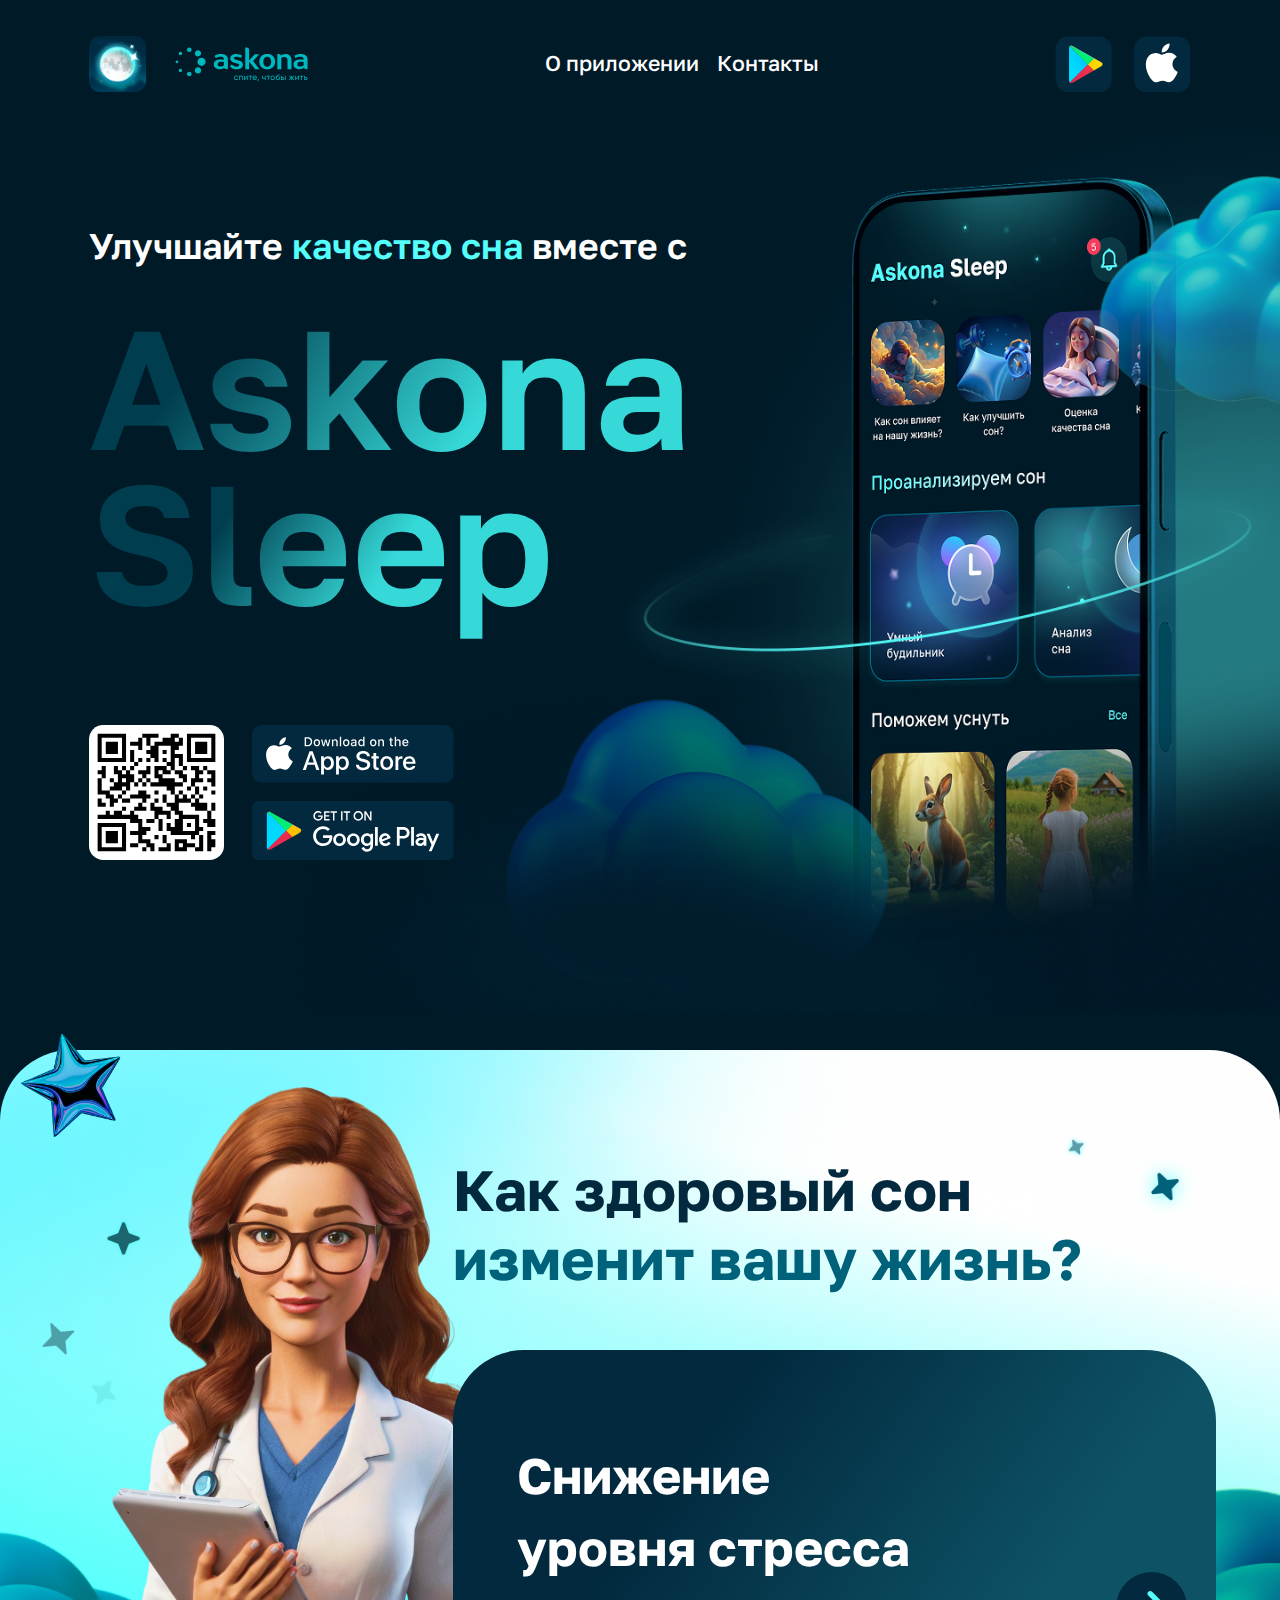
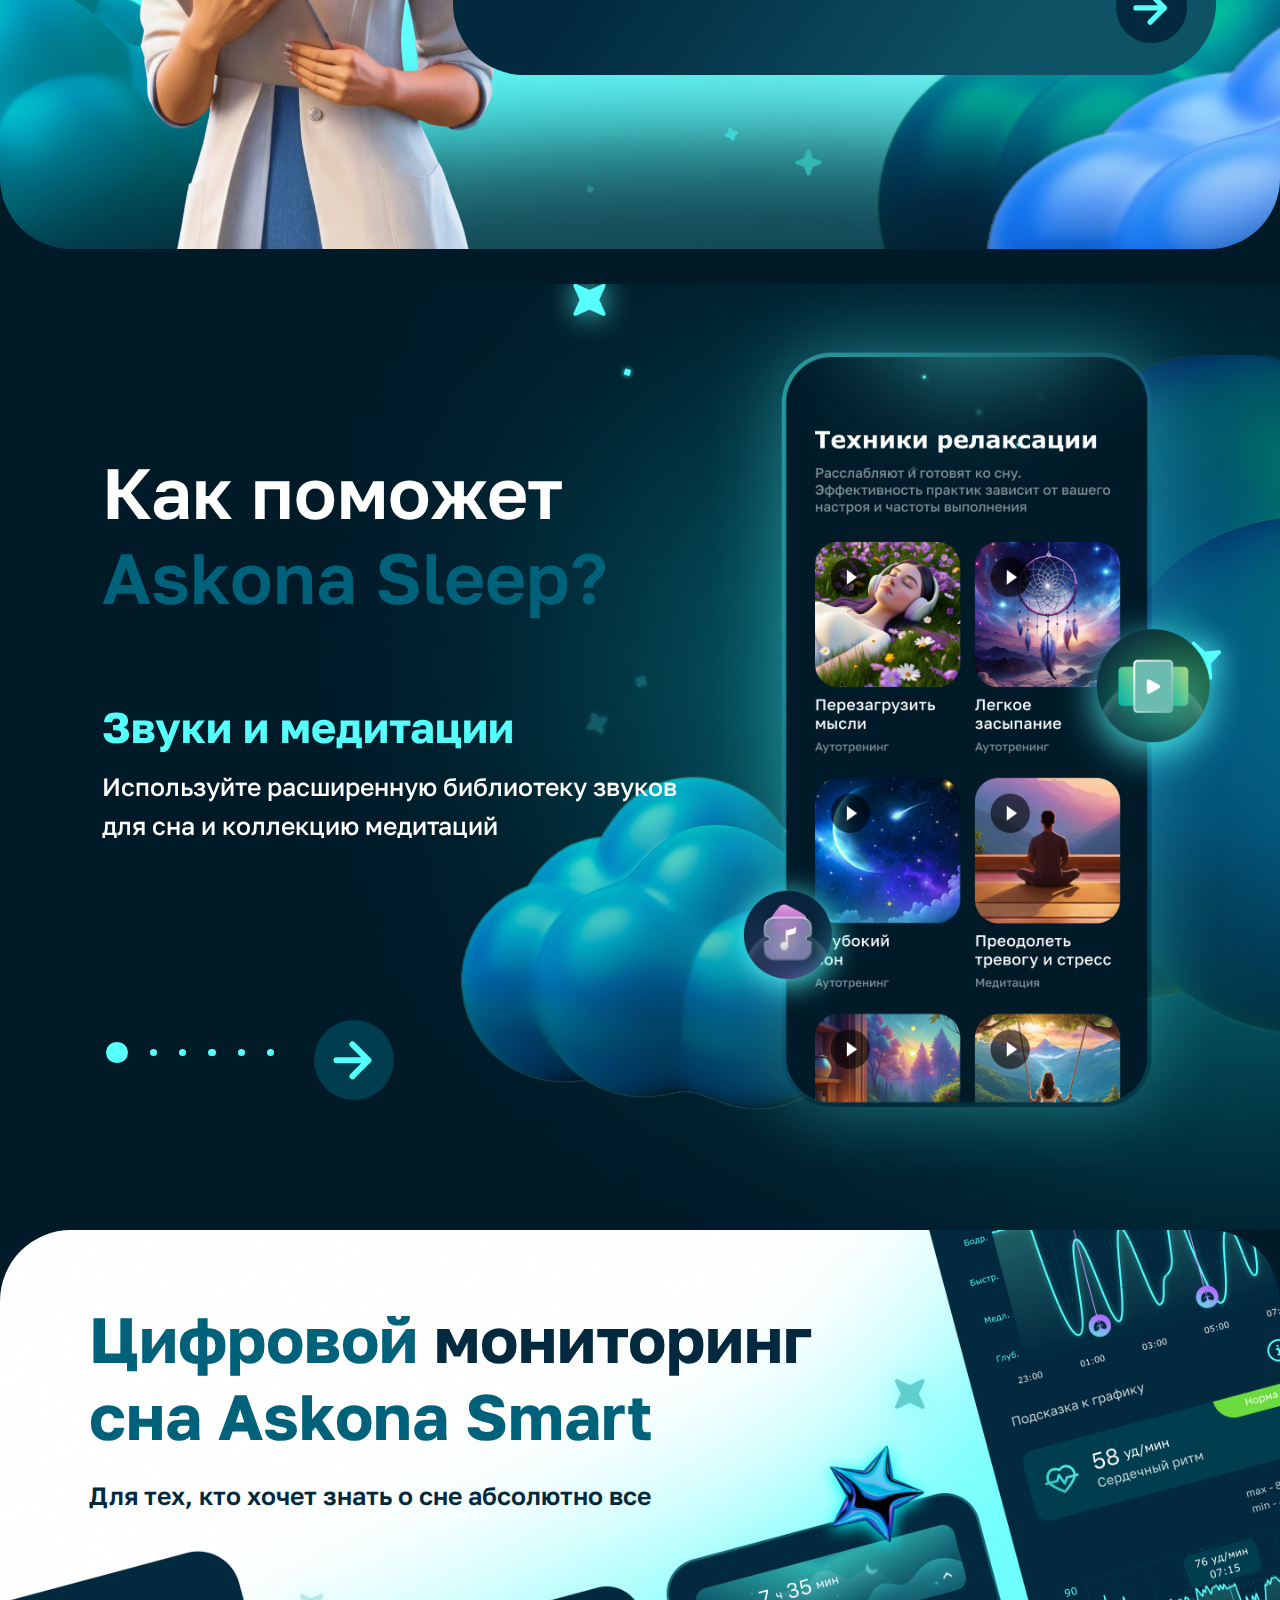
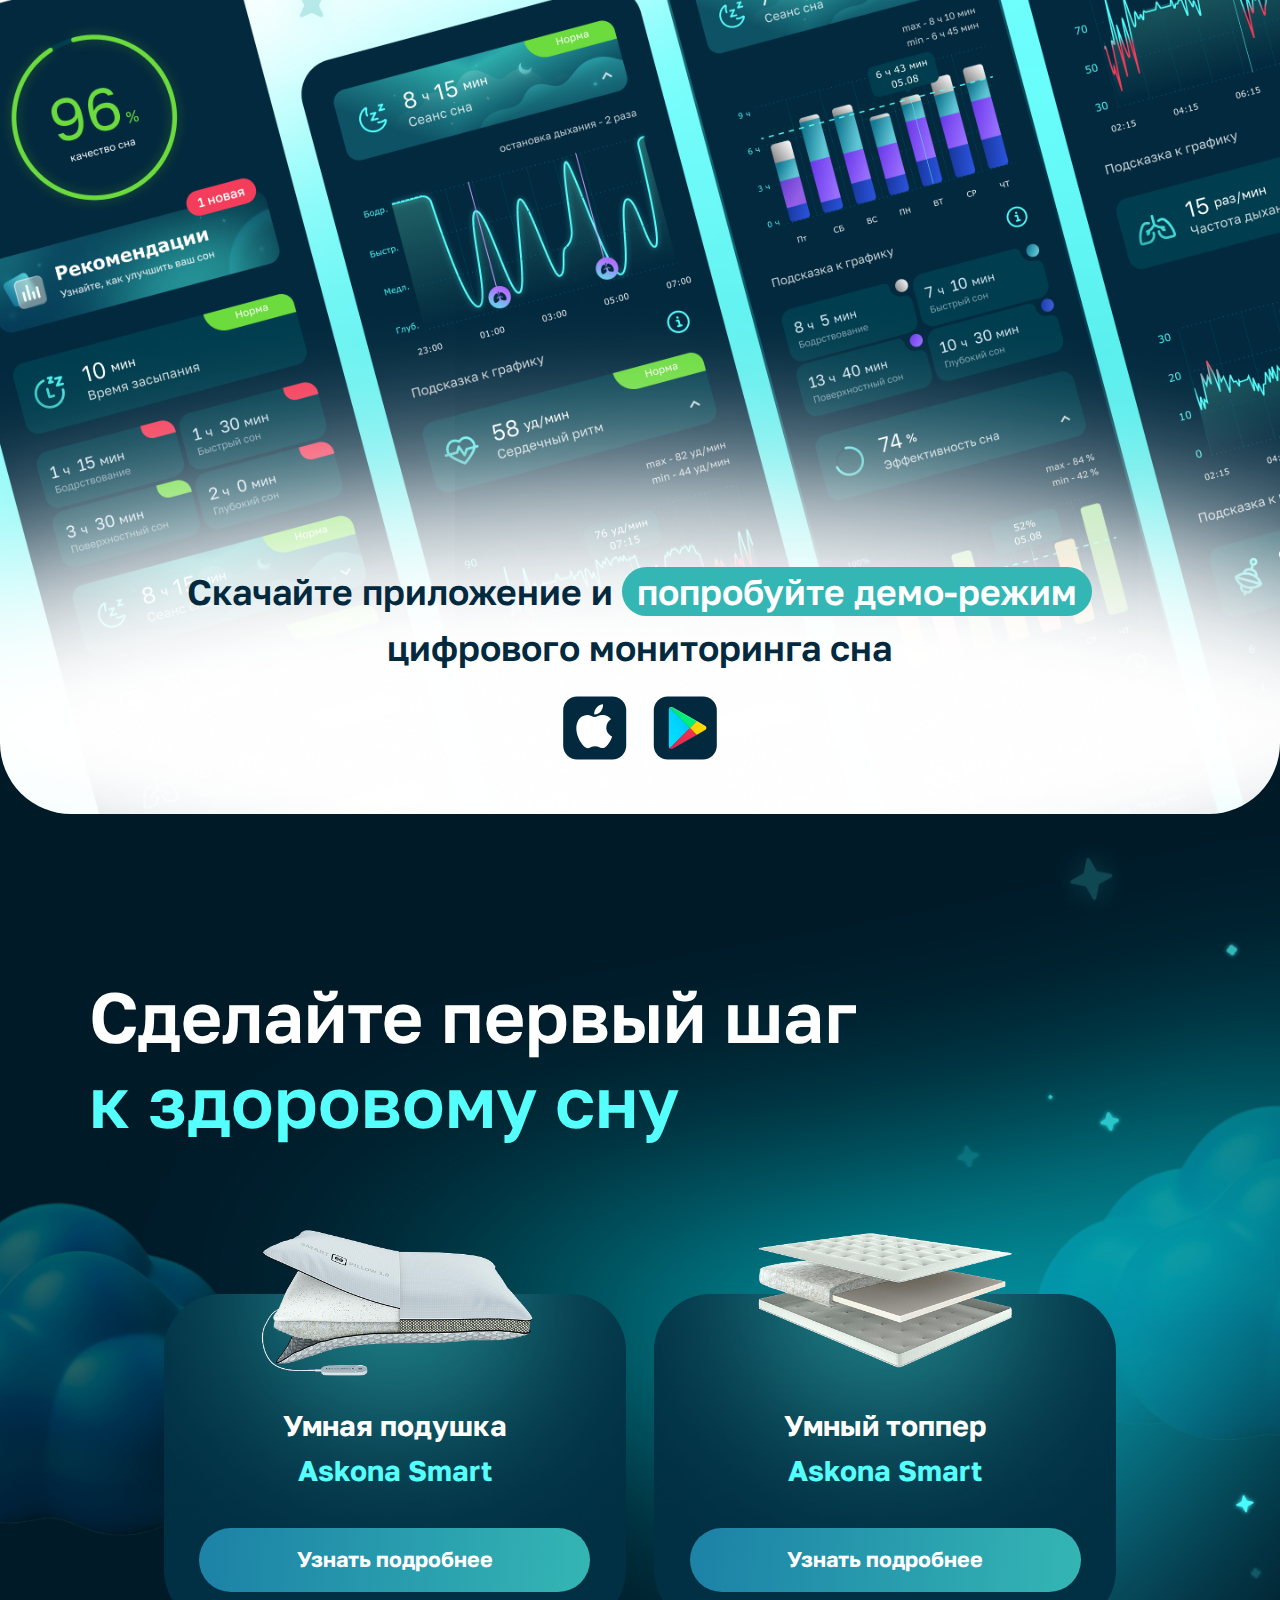
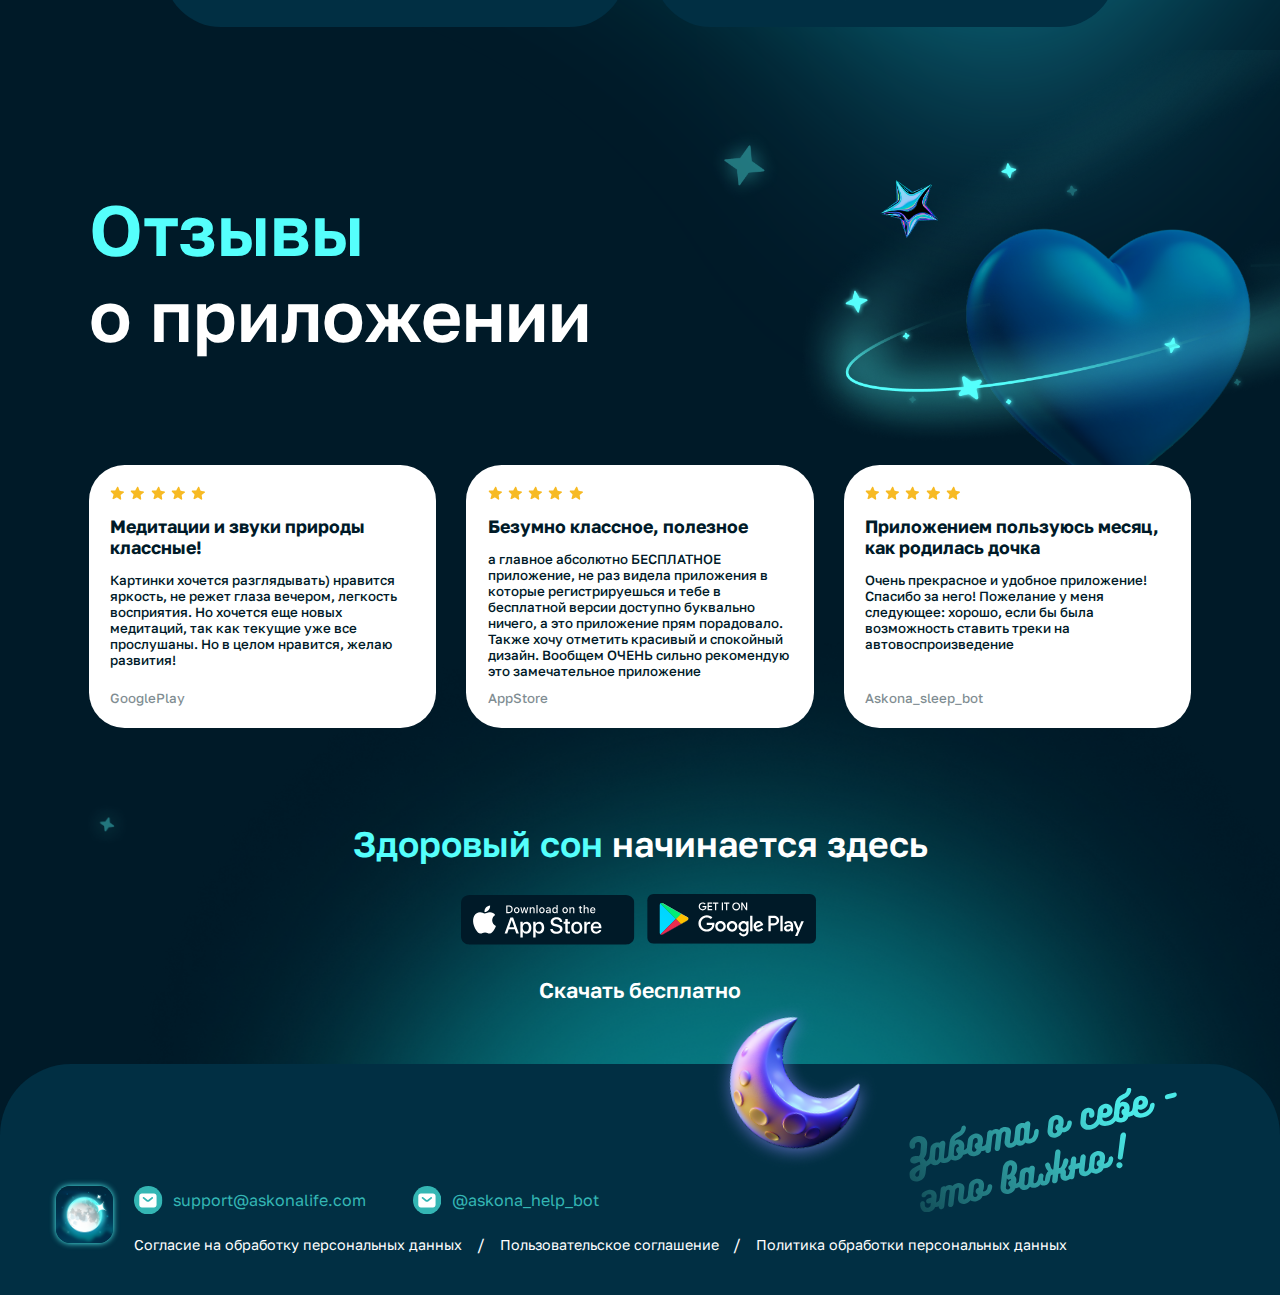
<file: askonasleep/index.html>
<!DOCTYPE html>
<html lang="ru">
<head>
    <meta charset="UTF-8">
    <meta name="viewport" content="width=device-width, initial-scale=1.0">
    <title>Askona Sleep</title>
    <link href="https://fonts.googleapis.com/css2?family=Golos+Text:wght@400;500;600&display=swap" rel="stylesheet">
    <link rel="stylesheet" href="https://cdn.jsdelivr.net/npm/swiper@11/swiper-bundle.min.css"/>
    <link rel="stylesheet" href="css/styles.css">
    <link rel="icon" type="image/png" href="img/icon_app.png">

</head>
<body>
<header class="header">
    <div class="header__container container">
        <div class="header__logos">
            <img class="logo__icon" src="img/icon_app.png" alt="">
            <img class="logo__askona" src="img/logo.svg" alt="">
        </div>

        <nav class="header__nav">
            <ul class="nav">
                <li class="nav__item"><a href="#about" class="nav__link">О приложении</a></li>
                <li class="nav__item"><a href="#contacts" class="nav__link">Контакты</a></li>
            </ul>
        </nav>
        <div class="header__apps">
            <a href="https://redirect.appmetrica.yandex.com/serve/461579091137560118" class="header__app-link">
                <svg class="header__google" width="64" height="64">
                    <use xlink:href="img/icons.svg#google-play-icon"></use>
                </svg>
            </a>

            <a href="https://redirect.appmetrica.yandex.com/serve/677751874006365084" class="header__app-link">
                <svg class="header__google" width="64" height="64">
                    <use xlink:href="img/icons.svg#app-store-icon"></use>
                </svg>
            </a>
        </div>
    </div>
</header>


<main class="main">
    <section class="hero">
        <div class="hero__container container">
            <div class="hero__suptitle">Улучшайте <span class="highlight-dark">качество сна</span> вместе c</div>
            <h1 class="hero__title"><span class="hero__title--askona">Askona</span> <span class="hero__title--sleep">Sleep</span>
            </h1>
            <div class="hero__links">
                <div class="hero__qrcode"><img src="img/qrcode.svg" alt="Скачать приложение"></div>
                <div class="hero__stores">
                    <div class="hero__store">
                        <a href="https://redirect.appmetrica.yandex.com/serve/677751874006365084"
                           class="hero__store-link"
                           title="Перейти в AppStore">
                            <svg class="hero__appstore-image" width="227" height="65">
                                <use xlink:href="img/icons.svg#app-store"></use>
                            </svg>

                        </a>
                    </div>
                    <div class="hero__store">
                        <a href="https://redirect.appmetrica.yandex.com/serve/461579091137560118"
                           class="hero__store-link"
                           title="Перейти в GooglePlay">
                            <svg class="hero__googleplay-image" width="227" height="67">
                                <use xlink:href="img/icons.svg#google-play"></use>
                            </svg>
                        </a>
                    </div>

                </div>
            </div>

            <!--<img class="hero__phone" src="img/phone_hero.png" alt="">-->

        </div>
    </section>

    <section class="dream">
        <div class="dream__container">
            <div class="dream__title">Как здоровый сон <br><span class="highlight-light">изменит вашу жизнь?</span>
            </div>
            <div class="dream__slider swiper-container js-dream-slider">
                <div class="dream__slider-list swiper-wrapper">
                    <div class="dream__slider-item swiper-slide">Снижение<br> уровня стресса</div>
                    <div class="dream__slider-item swiper-slide">Здоровый цвет лица, сияющая кожа</div>
                    <div class="dream__slider-item swiper-slide">Восстановление всего организма</div>
                    <div class="dream__slider-item swiper-slide">Ясный ум и легкость <br>в общении</div>
                    <div class="dream__slider-item swiper-slide">Энергия утром <br>и в течение всего дня</div>
                    <div class="dream__slider-item swiper-slide">Позитивный <br>и счастливый настрой</div>
                </div>
                <div class="dream__slider-arrow">
                    <svg class="dream__slider-arrow-image" width="80" height="80">
                        <use xlink:href="img/icons.svg#arrow-left"></use>
                    </svg>
                </div>
            </div>

            <img src="img/dream_cloud_1.png" alt="" class="dream__cloud-1">
            <img src="img/cloud.png" alt="" class="dream__cloud-2">
            <img src="img/doctor.png" alt="" class="doctor">

        </div>
        <img src="img/star.png" alt="" class="dream__star">
    </section>

    <section class="features" id="about">
        <div class="features__container container">
            <h2 class="features__title">Как поможет <br><span class="highlight-light">Askona Sleep?</span></h2>
            <div class="features__slider swiper-container js-features-slider">
                <div class="swiper-wrapper">

                    <div class="swiper-slide">
                        <div class="features__slider-item ">
                            <div class="features__left">
                                <div class="features__slider-title">Звуки и медитации</div>
                                <div class="features__slider-description">Используйте расширенную библиотеку звуков для
                                    сна и
                                    коллекцию медитаций
                                </div>
                            </div>
                            <div class="features__right">
                                <img src="img/features/slide1.png" alt="" class="features__phone">
                            </div>

                        </div>
                    </div>

                    <div class="swiper-slide">
                        <div class="features__slider-item">
                            <div class="features__left">
                                <div class="features__slider-title">Анализ вашего состояния</div>
                                <div class="features__slider-description">Определите ваше состояние сна, уровень
                                    стресса, счастья, тревоги и усталости
                                </div>
                            </div>
                            <div class="features__right">
                                <img src="img/features/slide2.png" alt="" class="features__phone">
                            </div>

                        </div>
                    </div>
                    <div class="swiper-slide">
                        <div class="features__slider-item">
                            <div class="features__left">
                                <div class="features__slider-title">Отдых и рефлексия</div>
                                <div class="features__slider-description">Рефлексируйте и отдыхайте,
трактуя свои сны в AI соннике
                                </div>
                            </div>
                            <div class="features__right">
                                <img src="img/features/slide3.png" alt="" class="features__phone">
                            </div>

                        </div>
                    </div>
                    <div class="swiper-slide">
                        <div class="features__slider-item">
                            <div class="features__left">
                                <div class="features__slider-title">Экспертиза врачей</div>
                                <div class="features__slider-description">Изучайте полезные материалы в блоге, подготовленные ведущими врачами
                                </div>
                            </div>
                            <div class="features__right">
                                <img src="img/features/slide4.png" alt="" class="features__phone">
                            </div>

                        </div>
                    </div>

                    <div class="swiper-slide">
                        <div class="features__slider-item">
                            <div class="features__left">
                                <div class="features__slider-title">Цифровой мониторинг</div>
                                <div class="features__slider-description">Следите за своим сном и основными показателями здоровья в цифрах
                                </div>
                            </div>
                            <div class="features__right">
                                <img src="img/features/slide5.png" alt="" class="features__phone">
                            </div>

                        </div>
                    </div>
                    <div class="swiper-slide">
                        <div class="features__slider-item">
                            <div class="features__left">
                                <div class="features__slider-title">Консультации AI-наставника по сну</div>
                                <div class="features__slider-description">Задавайте свои вопросы AI-доктору, обученному опытными врачами
                                </div>
                            </div>
                            <div class="features__right">
                                <img src="img/features/slide6.png" alt="" class="features__phone">
                            </div>

                        </div>
                    </div>

                </div>
                <div class="features__slider-controls">
                    <div class="features__swiper-pagination"></div>
                    <div class="features__swiper-button-next">
                        <svg class="features__slider-arrow-image" width="80" height="80">
                            <use xlink:href="img/icons.svg#arrow-left"></use>
                        </svg>
                    </div>
                </div>

            </div>
        </div>
    </section>

    <section class="monitoring">
        <div class="monitoring__container container">
            <h2 class="monitoring__title title"><span class="highlight-light">Цифровой</span> мониторинг <span
                    class="highlight-light">сна Askona Smart</span></h2>
            <div class="monitoring__subtitle">Для тех, кто хочет знать о сне абсолютно все</div>
            <div class="monitoring__cta">
                <div class="monitoring__cta-text">Скачайте приложение и <span>попробуйте демо-режим</span> цифрового
                    мониторинга сна
                </div>
                <div class="monitoring__apps">
                    <a href="https://redirect.appmetrica.yandex.com/serve/677751874006365084"
                       class="monitoring__app-link">
                        <svg class="monitoring__app-icon monitoring__google" width="64" height="64">
                            <use xlink:href="img/icons.svg#app-store-icon"></use>
                        </svg>
                    </a>
                    <a href="https://redirect.appmetrica.yandex.com/serve/461579091137560118"
                       class="monitoring__app-link">
                        <svg class="monitoring__app-icon monitoring__google" width="64" height="64">
                            <use xlink:href="img/icons.svg#google-play-icon"></use>
                        </svg>
                    </a>
                </div>

            </div>

        </div>
    </section>

    <section class="products">
        <div class="products__container container">
            <h2 class="products__title title">Сделайте первый шаг <br><span
                    class="highlight-dark">к здоровому сну</span></h2>
            <div class="products__list">
                <div class="product">

                    <img class="product__img" src="img/products/pillow.png" alt="">
                    <div class="product__title">
                        Умная подушка <br><span class="highlight-dark">Askona Smart</span></div>
                    <div class="product__button">
                        <a href="https://www.askona.ru/podushki/podushka-smart-pillow-comfort-5-0.htm?utm_source=sleep_app&utm_medium=referral&utm_campaign=smart_pillow_comfort_5_pdp"
                           target="_blank">Узнать подробнее</a>
                    </div>
                </div>

                <div class="product">
                    <div class="product__svechenie"></div>
                    <img class="product__img" src="img/products/topper.png" alt="">
                    <div class="product__title">
                        Умный топпер <br><span class="highlight-dark">Askona Smart</span></div>
                    <div class="product__button">Узнать подробнее</div>
                </div>

            </div>

        </div>
        <img src="img/svechenie.svg" alt="" class="products__svechenie">
    </section>
    <section class="reviews">
        <div class="reviews__container container">
            <h2 class="reviews__title title"><span class="highlight-dark">Отзывы</span> <br>о приложении</h2>
            <div class="reviews__slider js-review-slider">
                <div class="reviews__swiper-wrapper swiper-wrapper">
                    <div class="review swiper-slide">
                        <div class="review__rating">
                            <svg>
                                <use xlink:href="img/icons.svg#star"></use>
                            </svg>
                            <svg>
                                <use xlink:href="img/icons.svg#star"></use>
                            </svg>
                            <svg>
                                <use xlink:href="img/icons.svg#star"></use>
                            </svg>
                            <svg>
                                <use xlink:href="img/icons.svg#star"></use>
                            </svg>
                            <svg>
                                <use xlink:href="img/icons.svg#star"></use>
                            </svg>
                        </div>
                        <div class="review__title">Медитации и звуки природы классные!</div>
                        <div class="review__body">Картинки хочется разглядывать) нравится яркость, не режет глаза
                            вечером, легкость восприятия. Но хочется еще новых медитаций, так как текущие уже все
                            прослушаны. Но в целом нравится, желаю развития!
                        </div>
                        <div class="review__source">GooglePlay</div>
                    </div>

                    <div class="review swiper-slide">
                        <div class="review__rating">
                            <svg>
                                <use xlink:href="img/icons.svg#star"></use>
                            </svg>
                            <svg>
                                <use xlink:href="img/icons.svg#star"></use>
                            </svg>
                            <svg>
                                <use xlink:href="img/icons.svg#star"></use>
                            </svg>
                            <svg>
                                <use xlink:href="img/icons.svg#star"></use>
                            </svg>
                            <svg>
                                <use xlink:href="img/icons.svg#star"></use>
                            </svg>
                        </div>
                        <div class="review__title">Безумно классное, полезное</div>
                        <div class="review__body">а главное абсолютно БЕСПЛАТНОЕ приложение, не раз видела приложения в
                            которые регистрируешься и тебе в бесплатной версии доступно буквально ничего, а это
                            приложение прям порадовало. Также хочу отметить красивый и спокойный дизайн. Вообщем ОЧЕНЬ
                            сильно рекомендую это замечательное приложение
                        </div>
                        <div class="review__source">AppStore</div>
                    </div>

                    <div class="review swiper-slide">
                        <div class="review__rating">
                            <svg>
                                <use xlink:href="img/icons.svg#star"></use>
                            </svg>
                            <svg>
                                <use xlink:href="img/icons.svg#star"></use>
                            </svg>
                            <svg>
                                <use xlink:href="img/icons.svg#star"></use>
                            </svg>
                            <svg>
                                <use xlink:href="img/icons.svg#star"></use>
                            </svg>
                            <svg>
                                <use xlink:href="img/icons.svg#star"></use>
                            </svg>
                        </div>
                        <div class="review__title">Приложением пользуюсь месяц, как родилась дочка</div>
                        <div class="review__body">Очень прекрасное и удобное приложение! Спасибо за него! Пожелание у
                            меня следующее: хорошо, если бы была возможность ставить треки на автовоспроизведение
                        </div>
                        <div class="review__source">Askona_sleep_bot</div>
                    </div>
                    <div class="review swiper-slide">
                        <div class="review__rating">
                            <svg>
                                <use xlink:href="img/icons.svg#star"></use>
                            </svg>
                            <svg>
                                <use xlink:href="img/icons.svg#star"></use>
                            </svg>
                            <svg>
                                <use xlink:href="img/icons.svg#star"></use>
                            </svg>
                            <svg>
                                <use xlink:href="img/icons.svg#star"></use>
                            </svg>
                            <svg>
                                <use xlink:href="img/icons.svg#star"></use>
                            </svg>
                        </div>
                        <div class="review__title">Достойное приложение</div>
                        <div class="review__body">Контроль сна - мне казалось, что это будущее. Но с этим приложением -
                            настоящее. Перед сном им пользуюсь и хорошо отдыхаю всю ночь. Дизайн классный, звуки
                            успокаивают, медитации на высшем уровне. Пользуюсь дальше!
                        </div>
                        <div class="review__source">AppStore</div>
                    </div>

                    <div class="review swiper-slide">
                        <div class="review__rating">
                            <svg>
                                <use xlink:href="img/icons.svg#star"></use>
                            </svg>
                            <svg>
                                <use xlink:href="img/icons.svg#star"></use>
                            </svg>
                            <svg>
                                <use xlink:href="img/icons.svg#star"></use>
                            </svg>
                            <svg>
                                <use xlink:href="img/icons.svg#star"></use>
                            </svg>
                            <svg>
                                <use xlink:href="img/icons.svg#star"></use>
                            </svg>
                        </div>
                        <div class="review__title">Очень хорошие звуки природы,медитации</div>
                        <div class="review__body">5 звезд! за такое хорошее приложение!)
                        </div>
                        <div class="review__source">GooglePLay</div>
                    </div>

                    <div class="review swiper-slide">
                        <div class="review__rating">
                            <svg>
                                <use xlink:href="img/icons.svg#star"></use>
                            </svg>
                            <svg>
                                <use xlink:href="img/icons.svg#star"></use>
                            </svg>
                            <svg>
                                <use xlink:href="img/icons.svg#star"></use>
                            </svg>
                            <svg>
                                <use xlink:href="img/icons.svg#star"></use>
                            </svg>
                            <svg>
                                <use xlink:href="img/icons.svg#star"></use>
                            </svg>
                        </div>
                        <div class="review__title">Приложение отличное</div>
                        <div class="review__body">Спасибо, что не рекламы. 👍
                            Музыка действительно помогает расслабиться. Мне очень понравилось 😊
                        </div>
                        <div class="review__source">GooglePLay</div>
                    </div>

                    <div class="review swiper-slide">
                        <div class="review__rating">
                            <svg>
                                <use xlink:href="img/icons.svg#star"></use>
                            </svg>
                            <svg>
                                <use xlink:href="img/icons.svg#star"></use>
                            </svg>
                            <svg>
                                <use xlink:href="img/icons.svg#star"></use>
                            </svg>
                            <svg>
                                <use xlink:href="img/icons.svg#star"></use>
                            </svg>
                            <svg>
                                <use xlink:href="img/icons.svg#star"></use>
                            </svg>
                        </div>
                        <div class="review__title">Приложение шикарное</div>
                        <div class="review__body">там можно узнать, что означают твои сны!!!
                        </div>
                        <div class="review__source">GooglePLay</div>
                    </div>

                    <div class="review swiper-slide">
                        <div class="review__rating">
                            <svg>
                                <use xlink:href="img/icons.svg#star"></use>
                            </svg>
                            <svg>
                                <use xlink:href="img/icons.svg#star"></use>
                            </svg>
                            <svg>
                                <use xlink:href="img/icons.svg#star"></use>
                            </svg>
                            <svg>
                                <use xlink:href="img/icons.svg#star"></use>
                            </svg>
                            <svg>
                                <use xlink:href="img/icons.svg#star"></use>
                            </svg>
                        </div>
                        <div class="review__title">10/10 🔥</div>
                        <div class="review__body">Благодаря этому приложению я стала нормально спать, и мне даже сны
                            снятся, очень классно то, что там есть еще много видов сонника, и выбора песен у него много,
                            да еще и всё беслпатно,
                            и еше очень много плюсов
                        </div>
                        <div class="review__source">AppStore</div>
                    </div>

                    <div class="review swiper-slide">
                        <div class="review__rating">
                            <svg>
                                <use xlink:href="img/icons.svg#star"></use>
                            </svg>
                            <svg>
                                <use xlink:href="img/icons.svg#star"></use>
                            </svg>
                            <svg>
                                <use xlink:href="img/icons.svg#star"></use>
                            </svg>
                            <svg>
                                <use xlink:href="img/icons.svg#star"></use>
                            </svg>
                            <svg>
                                <use xlink:href="img/icons.svg#star"></use>
                            </svg>
                        </div>
                        <div class="review__title">Хорошее приложение</div>
                        <div class="review__body">есть медитации, что помогает снять стресс и можно следить за качеством
                            своего сна
                        </div>
                        <div class="review__source">GooglePLay</div>
                    </div>

                    <div class="review swiper-slide">
                        <div class="review__rating">
                            <svg>
                                <use xlink:href="img/icons.svg#star"></use>
                            </svg>
                            <svg>
                                <use xlink:href="img/icons.svg#star"></use>
                            </svg>
                            <svg>
                                <use xlink:href="img/icons.svg#star"></use>
                            </svg>
                            <svg>
                                <use xlink:href="img/icons.svg#star"></use>
                            </svg>
                            <svg>
                                <use xlink:href="img/icons.svg#star"></use>
                            </svg>
                        </div>
                        <div class="review__title">Обновление</div>
                        <div class="review__body">После обновления приложения теперь не только управляю ерго с
                            приложения, но и делаю периодически анализ стресса. удобненько,
                            что все в одно месте
                        </div>
                        <div class="review__source">GooglePLay</div>
                    </div>


                </div>

            </div>


        </div>

        <div class="reviews__heart"></div>
    </section>

    <section class="cta">
        <div class="cta__container container">

            <h2 class="cta__title title"><span class="highlight-dark">Здоровый сон</span> начинается здесь</h2>

            <div class="cta__apps">
                <a href="https://redirect.appmetrica.yandex.com/serve/677751874006365084" class="cta__app-link">
                    <svg class="cta__apple">
                        <use xlink:href="img/icons.svg#app-store"></use>
                    </svg>
                </a>

                <a href="https://redirect.appmetrica.yandex.com/serve/461579091137560118" class="cta__app-link">
                    <svg class="cta__google">
                        <use xlink:href="img/icons.svg#google-play"></use>
                    </svg>
                </a>


            </div>
            <div class="cta__text">Скачать бесплатно</div>

        </div>
    </section>

</main>
<div class="light-bottom"></div>

<footer class="footer" id="contacts">
    <div class="footer__container container">
        <div class="footer__left">
            <img class="footer__logo" src="img/icon_app.png" alt="">
        </div>

        <div class="footer__right">
            <div class="footer__contacts">
                <a href="mailto:support@askonalife.com" class="footer__contact-link" target="_blank">
                    <svg class="footer__icon">
                        <use xlink:href="img/icons.svg#icon-mail"></use>
                    </svg>
                    support@askonalife.com</a>
                <a href="https://t.me/askona_help_bot" class="footer__contact-link" target="_blank">
                    <svg class="footer__icon">
                        <use xlink:href="img/icons.svg#icon-mail"></use>
                    </svg>
                    @askona_help_bot</a>
            </div>
            <div class="footer__legal">
                <ul class="footer__menu">
                    <li><a href="https://www.askona.ru/upload/medialibrary/2c0/2c03c9be2452829342cda383aaa69573.pdf"
                           class="footer__menu-link" target="_blank">Согласие на обработку персональных данных</a></li>
                    <li><a href="https://www.askona.ru/upload/medialibrary/35e/35e5659a4b7bab0f2ff4f50e24024b2f.pdf"
                           class="footer__menu-link" target="_blank">Пользовательское соглашение</a></li>
                    <li><a href="https://www.askona.ru/upload/medialibrary/a7c/a7cf0a1a571a0d1ac889b541e9d16d82.pdf"
                           class="footer__menu-link" target="_blank">Политика обработки персональных данных</a></li>
                </ul>
            </div>
        </div>
    </div>
    <div class="footer__moon"><img class="footer__moon-image" src="img/moon.png" alt=""></div>
    <img src="img/slogan.svg" alt="Забота о себе" class="footer__slogan">

</footer>
<script src="https://cdn.jsdelivr.net/npm/swiper@11/swiper-bundle.min.js"></script>
<script src="js/main.js"></script>
</body>
</html>
</file>
<file: askonasleep/css/styles.css>
@charset "UTF-8";
/* Reset and base styles  */
* {
  padding: 0px;
  margin: 0px;
  border: none;
}

*,
*::before,
*::after {
  box-sizing: border-box;
}

/* Links */
a, a:link, a:visited {
  text-decoration: none;
}

a:hover {
  text-decoration: none;
}

/* Common */
aside, nav, footer, header, section, main {
  display: block;
}

h1, h2, h3, h4, h5, h6, p {
  font-size: inherit;
  font-weight: inherit;
}

ul, ul li {
  list-style: none;
}

img {
  vertical-align: top;
}

img, svg {
  max-width: 100%;
  height: auto;
}

address {
  font-style: normal;
}

/* Form */
input, textarea, button, select {
  font-family: inherit;
  font-size: inherit;
  color: inherit;
  background-color: transparent;
}

input::-ms-clear {
  display: none;
}

button, input[type=submit] {
  display: inline-block;
  box-shadow: none;
  background-color: transparent;
  background: none;
  cursor: pointer;
}

input:focus, input:active,
button:focus, button:active {
  outline: none;
}

button::-moz-focus-inner {
  padding: 0;
  border: 0;
}

label {
  cursor: pointer;
}

legend {
  display: block;
}

input[type=file] {
  max-width: 100%;
}

svg {
  shape-rendering: geometricPrecision;
  fill-rule: evenodd;
}

:root {
  --primary-color: #02293e;
  --secondary-color: #666;
  --link-color: #34B6B4;
  --link-hover-color: #55FFFC;
  --background-color: #001A28;
  --hover-color: #00617A;
  --footer-background: #012F43;
  --slider-arrow: #003D4E;
}

body {
  font-family: "Golos Text", sans-serif;
  color: #02293e;
  margin: 0;
  padding: 0;
  background: #001A28;
  position: relative;
}

a {
  text-decoration: none;
  color: var(--link-color);
}
a:hover {
  color: var(--link-hover-color);
}

section {
  margin-bottom: 2.7777777778vw;
}

.container {
  max-width: 88.1944444444vw;
  margin: 0 auto;
  padding: 0 1.0416666667vw;
}

.main {
  padding: 0;
  z-index: 2;
  position: relative;
}

.highlight-dark {
  color: #55FFFC;
}

.highlight-light {
  color: #00617A;
}

.bg-oval {
  position: absolute;
  background: #34B6B4;
  border-radius: 50%; /* Делаем элемент круглым/овальным */
  opacity: 0.8;
  filter: blur(30px);
}

.hero {
  padding: 7.9166666667vw 0 12.0138888889vw 0;
  background: url("../img/hero_pic.png");
  background-position: right bottom;
  background-repeat: no-repeat;
  background-size: 77.1527777778vw 71.1111111111vw;
}
.hero__title {
  font-weight: 600;
  font-size: 13.1944444444vw;
  line-height: 12.1527777778vw;
  letter-spacing: 0;
  margin: 1.6666666667vw 0 8.3333333333vw 0;
}
.hero__title--askona, .hero__title--sleep {
  -webkit-background-clip: text;
  background-clip: text;
  color: transparent;
}
.hero__title--askona {
  background-image: linear-gradient(124.52deg, #003D4E 20.92%, #36D9D8 65.15%);
}
.hero__title--sleep {
  background-image: linear-gradient(114.19deg, #003D4E 0%, #36D9D8 100%);
  background-image: linear-gradient(122.62deg, #003D4E 31.4%, #36D9D8 64.09%);
}
.hero__suptitle {
  color: #fff;
  font-weight: 600;
  font-size: 2.7777777778vw;
  letter-spacing: 0;
  line-height: 6.25vw;
}
.hero__links {
  display: flex;
  gap: 2.2222222222vw;
}
.hero__stores {
  display: flex;
  flex-direction: column;
  gap: 1.3888888889vw;
}
.hero__qrcode img {
  width: 10.5555555556vw;
  height: 10.5555555556vw;
}
.hero__googleplay svg {
  fill: currentColor;
}
.hero__googleplay img {
  height: 4.4444444444vw;
}
.hero__appstore svg {
  fill: currentColor;
}
.hero__appstore img {
  height: 4.4444444444vw;
}
.hero__appstore-image {
  width: 15.7638888889vw;
  height: 4.5138888889vw;
}
.hero__googleplay-image {
  width: 15.7638888889vw;
  height: 4.6527777778vw;
}
.hero__phone {
  width: 25.4166666667vw;
}
.hero__store-link {
  color: var(--primary-color);
  display: flex;
}
.hero__store-link svg {
  fill: currentColor;
}
.hero__store-link:hover {
  color: var(--hover-color);
}

.dream {
  position: relative;
}
.dream__container {
  height: 62.4305555556vw;
  border-radius: 5.5555555556vw;
  /*background: linear-gradient(202.49deg, #FFFFFF 21.08%, #B0FFFE 39.34%, #55FFFC 77.48%);*/
  background: url("../img/bg_dream.png") no-repeat;
  background-size: cover;
  overflow: hidden;
  padding-top: 8.3333333333vw;
  padding-bottom: 12.5vw;
  padding-left: 35.4166666667vw;
  position: relative;
}
.dream__title {
  font-weight: 700;
  font-size: 4.4444444444vw;
  line-height: 120%;
  letter-spacing: 0%;
  vertical-align: middle;
  color: #02293E;
  margin-bottom: 4.4444444444vw;
}
.dream__slider {
  width: 59.5833333333vw;
  height: 24.7916666667vw;
  border-radius: 5.5555555556vw;
  background: linear-gradient(126.04deg, #02293E 30.88%, #0E5265 76.59%);
  z-index: 100;
  position: relative;
  padding: 7.0833333333vw 2.9166666667vw 7.1527777778vw 5vw;
  overflow: hidden;
}
.dream__slider-item {
  font-weight: 700;
  font-size: 3.8888888889vw;
  line-height: 144%;
  letter-spacing: 0%;
  color: #fff;
}
.dream__slider-arrow {
  position: absolute;
  bottom: 2.2222222222vw;
  right: 2.2222222222vw;
  cursor: pointer;
  color: var(--primary-color);
}
.dream__slider-arrow:hover {
  color: var(--hover-color);
}
.dream__slider-arrow svg {
  fill: currentColor;
}
.dream__slider-arrow-image {
  width: 5.5555555556vw;
  height: 5.5555555556vw;
}
.dream__cloud-1 {
  position: absolute;
  width: 46.1805555556vw;
  top: 487px;
  left: -338px;
  opacity: 0.6;
  mix-blend-mode: plus-darker;
}
.dream__cloud-2 {
  position: absolute;
  width: 954px;
  height: 685px;
  top: 413px;
  left: 915px;
}
.dream__star {
  position: absolute;
  top: -2.7777777778vw;
  left: 0.6944444444vw;
  width: 10.0694444444vw;
}

.doctor {
  width: 44.5833333333vw;
  position: absolute;
  bottom: 0;
  left: 1.1805555556vw;
}

.features {
  position: relative;
  background: url(../img/bg_features.png) no-repeat;
  background-position: right;
  margin-bottom: 0;
  padding-bottom: 2.7777777778vw;
}
.features__container {
  max-width: 86.1111111111vw;
  margin: 0 auto;
}
.features__title {
  font-weight: 600;
  font-size: 5.5555555556vw;
  line-height: 120%;
  letter-spacing: 0%;
  vertical-align: middle;
  color: #fff;
  position: absolute;
  top: 12.9166666667vw;
}
.features__slider-controls {
  position: absolute;
  top: 57.5vw;
  display: flex;
  align-items: center;
  z-index: 2;
  gap: 2.7777777778vw;
}
.features__swiper-pagination {
  position: relative;
  display: flex;
  align-items: center;
  gap: 1.1111111111vw;
}
.features .swiper-pagination-bullets {
  width: auto;
}
.features .swiper-pagination-bullet {
  background: #55FFFC;
  opacity: 1;
  width: 0.5555555556vw;
  height: 0.5555555556vw;
}
.features .swiper-pagination-bullet.swiper-pagination-bullet-active {
  width: 1.6666666667vw;
  height: 1.6666666667vw;
}
.features__swiper-button-next {
  color: var(--slider-arrow);
  display: flex;
  cursor: pointer;
}
.features__swiper-button-next svg {
  fill: currentColor;
}
.features__slider-item {
  display: flex;
}
.features__left {
  width: 55%;
}
.features__right {
  width: 45%;
}
.features__phone {
  height: 71.1111111111vw;
  max-width: fit-content;
}
.features__slider-title {
  color: #55FFFC;
  font-weight: 700;
  font-size: 3.3333333333vw;
  line-height: 130%;
  margin-top: 32.3611111111vw;
  margin-bottom: 1.1111111111vw;
}
.features__slider-description {
  font-weight: 500;
  font-size: 1.9444444444vw;
  line-height: 156%;
  letter-spacing: 0%;
  color: #fff;
}

.monitoring {
  /*background: linear-gradient(138.6deg, #FFFFFF 39.15%, #55FFFC 90.63%);*/
  background: url("../img/bg_monitoring.png") no-repeat;
  background-size: cover;
  border-radius: 5.5555555556vw;
  height: 92.5vw;
  padding-top: 5.5555555556vw;
  padding-bottom: 3.8888888889vw;
  position: relative;
  margin-bottom: 0;
}
.monitoring__title {
  color: var(--primary-color);
  font-weight: 700;
  font-size: 5vw;
  line-height: 120%;
  letter-spacing: 0;
  vertical-align: middle;
  width: 63.125vw;
  margin-bottom: 1.6666666667vw;
}
.monitoring__subtitle {
  font-weight: 600;
  font-size: 1.9444444444vw;
  line-height: 160%;
  letter-spacing: 0;
}
.monitoring__apps {
  display: flex;
  justify-content: center;
  gap: 2.0138888889vw;
  margin-top: 1.6666666667vw;
}
.monitoring__app-link {
  color: var(--primary-color);
}
.monitoring__app-link:hover {
  color: var(--hover-color);
}
.monitoring__app-link svg {
  fill: currentColor;
}
.monitoring__app-icon {
  width: 5vw;
  height: 5vw;
}
.monitoring__cta {
  position: absolute;
  bottom: 3.8888888889vw;
  width: 73.6805555556vw;
  left: 0;
  right: 0;
  margin: 0 auto;
}
.monitoring__cta-text {
  font-size: 2.7777777778vw;
  color: #02293e;
  font-weight: 600;
  line-height: 156%;
  letter-spacing: 0;
  text-align: center;
}
.monitoring__cta-text span {
  color: #fff;
  background: #34B6B4;
  padding: 3px 15px;
  border-radius: 2.0833333333vw;
}

.intro {
  text-align: center;
}
.intro__title {
  font-size: 1.9444444444vw;
  font-weight: 600;
}

.benefits__container {
  max-width: 1200px;
  margin: 0 auto;
  padding: 20px;
}
.benefits__title {
  font-size: 24px;
  font-weight: 600;
  text-align: center;
}
.benefits__content {
  display: flex;
  justify-content: center;
  align-items: center;
  gap: 40px;
  margin-top: 20px;
}
.benefits__item {
  text-align: center;
}
.benefits__item-title {
  font-size: 20px;
  font-weight: 600;
}
.benefits__item-description {
  font-size: 16px;
  color: #666;
}
.benefits__cta {
  display: block;
  text-align: center;
  margin-top: 20px;
  font-size: 18px;
  font-weight: 600;
  color: #007BFF;
}

.cta {
  padding: 40px 0;
}
.cta__container {
  max-width: 1200px;
  margin: 0 auto;
  padding: 20px;
  text-align: center;
}
.cta__title {
  font-weight: 600;
}
.cta__list {
  list-style: none;
  padding: 0;
}
.cta__list-item {
  font-size: 18px;
  margin: 10px 0;
}
.cta__footer {
  font-size: 20px;
  font-weight: 600;
  margin-top: 20px;
}
.cta__buttons {
  display: flex;
  justify-content: center;
  align-items: center;
  gap: 20px;
  margin-top: 20px;
}
.cta__button {
  padding: 10px 20px;
  background-color: #007BFF;
  color: #fff;
  border-radius: 5px;
  font-size: 16px;
}
.cta__button:hover {
  background-color: rgb(0, 98.4, 204);
}

.products {
  padding-top: 12.5vw;
  background: url("../img/bg_products.png") no-repeat;
  background-size: cover;
  position: relative;
}
.products__container {
  z-index: 1;
  position: relative;
}
.products__title {
  font-weight: 600;
  font-size: 5.5555555556vw;
  line-height: 120%;
  letter-spacing: 0;
  vertical-align: middle;
  color: #fff;
  margin-bottom: 11.6666666667vw;
}
.products__list {
  display: flex;
  gap: 2.2222222222vw;
  justify-content: center;
}
.products__svechenie {
  position: absolute;
  top: 10px;
  z-index: 0;
  right: 0;
}

.product {
  border-radius: 4.4444444444vw;
  background: #012F43;
  background: url("../img/products/bg.png") no-repeat;
  background-size: cover;
  padding: 0 2.7777777778vw 2.7777777778vw;
  width: 36.1111111111vw;
  text-align: center;
  position: relative;
  overflow: visible;
}
.product__img {
  width: 23.8888888889vw;
  margin-top: -6.1805555556vw;
  z-index: 1;
  position: relative;
}
.product__title {
  font-weight: 700;
  font-size: 2.2222222222vw;
  line-height: 156%;
  letter-spacing: 0;
  text-align: center;
  color: #fff;
  margin-bottom: 2.7777777778vw;
  margin-top: 1.3888888889vw;
  z-index: 1;
  position: relative;
}
.product__button {
  background: linear-gradient(276.59deg, #34B6B4 0%, #1D83A7 96.06%);
  padding: 1.6666666667vw 0.6944444444vw;
  width: 100%;
  border-radius: 3.4722222222vw;
  font-weight: 700;
  font-size: 1.6666666667vw;
  line-height: 100%;
  letter-spacing: 1%;
  text-align: center;
  vertical-align: middle;
  color: #fff;
  z-index: 1;
  position: relative;
}
.product__button a {
  color: #fff;
}
.product__svechenie2 {
  background: #34B6B4;
  width: 19.0277777778vw;
  height: 21.25vw;
  top: -10.5555555556vw;
}

.product__bg-oval {
  position: absolute;
  height: 19.0277777778vw;
  width: 21.25vw;
  background: #34B6B4;
  border-radius: 50%; /* Делаем элемент круглым/овальным */
  opacity: 0.8;
  /* Позиционирование овала */
  top: -9.5138888889vw;
  left: 10.5555555556vw;
  /* Эффект размытия */
  filter: blur(30px);
}

/* Блок с отзывами */
.reviews {
  margin-top: 12.5vw;
  position: relative;
}
.reviews__title {
  font-weight: 600;
  font-size: 5.5555555556vw;
  line-height: 120%;
  letter-spacing: 0%;
  vertical-align: middle;
  color: #fff;
  margin-bottom: 8.3333333333vw;
}
.reviews__slider {
  width: 100%;
  overflow: hidden;
}
.reviews__heart {
  position: absolute;
  top: -10.7638888889vw;
  right: 0;
  width: 45.1388888889vw;
  height: 34.0972222222vw;
  background: url("../img/heart.png") no-repeat;
  background-size: cover;
  background-position: bottom;
  z-index: 0;
}

.review {
  background: #fff;
  width: 29.1666666667vw;
  height: 100%;
  padding: 1.6666666667vw;
  border-radius: 2.7777777778vw;
}
.review__rating {
  display: flex;
  gap: 0.3722222222vw;
  margin-bottom: 1.1111111111vw;
}
.review__rating svg {
  width: 1.2118055556vw;
  height: 1.2118055556vw;
}
.review__title {
  font-weight: 700;
  font-size: 1.3888888889vw;
  letter-spacing: 0px;
  color: #001A28;
  margin-bottom: 1.1111111111vw;
}
.review__body {
  font-weight: 500;
  font-size: 1.0416666667vw;
  color: #001A28;
  margin-bottom: 0.9027777778vw;
}
.review__source {
  font-weight: 500;
  font-size: 1.0416666667vw;
  line-height: 120%;
  vertical-align: middle;
  color: rgba(0, 26, 40, 0.5019607843);
  margin-top: auto;
}

.swiper-container {
  height: auto; /* или конкретная высота */
}

.swiper-wrapper {
  display: flex;
  align-items: stretch; /* важно! */
}

.swiper-slide {
  height: auto; /* слайды растянутся по высоте wrapper */
  display: flex; /* для выравнивания содержимого */
  flex-direction: column;
}

.cta {
  overflow: hidden;
  margin-bottom: 0;
}
.cta__title {
  font-size: 2.7777777778vw;
  line-height: 120%;
  text-align: center;
  vertical-align: middle;
  color: #fff;
  margin-bottom: 2.2222222222vw;
}
.cta__apps {
  display: flex;
  justify-content: center;
  gap: 0.8333333333vw;
}
.cta__app-link {
  color: var(--background-color);
}
.cta__app-link:hover {
  color: var(--hover-color);
}
.cta__app-link svg {
  fill: currentColor;
}
.cta__google {
  height: 3.8888888889vw;
  width: 13.5416666667vw;
}
.cta__apple {
  height: 4.0277777778vw;
  width: 13.5416666667vw;
}
.cta__text {
  font-weight: 600;
  font-size: 1.6666666667vw;
  line-height: 120%;
  text-align: center;
  vertical-align: middle;
  color: #fff;
  margin-top: 2.2222222222vw;
}

.light-bottom {
  position: absolute;
  bottom: 0;
  width: 100vw;
  height: 54.1666666667vw;
  background: url("../img/cta_back.png") no-repeat;
  background-size: cover;
  z-index: 0;
}

.header {
  padding-top: 2.7777777778vw;
  margin-bottom: 0.9722222222vw;
}
.header__container {
  display: flex;
  justify-content: center;
  align-items: center;
  justify-content: space-between;
}
.header__logos {
  display: flex;
  gap: 2.2222222222vw;
  align-items: center;
}
.header__menu-link {
  color: #02293e;
}
.header__menu-link:hover {
  color: #007BFF;
}
.header__apps {
  display: flex;
  justify-content: center;
  align-items: center;
  gap: 1.7361111111vw;
  flex: 0 0 auto;
}
.header__apps img {
  width: 4.4444444444vw;
  height: 4.4444444444vw;
}
@media (max-width: 768px) {
  .header__apps img {
    width: 2.2222222222vw;
    height: 2.2222222222vw;
  }
}
.header__app-link {
  display: inline-block;
  display: flex;
  color: var(--primary-color);
}
.header__app-link:hover {
  color: var(--hover-color);
}
.header__app-link svg {
  fill: currentColor;
}
.header__google {
  width: 4.4444444444vw;
  height: 4.4444444444vw;
}
.header__apple {
  width: 4.4444444444vw;
  height: 4.4444444444vw;
}

.nav {
  list-style: none;
  display: flex;
  justify-content: center;
  align-items: center;
  gap: 1.3888888889vw;
}
@media (max-width: 768px) {
  .nav {
    display: none;
  }
}
.nav__link {
  color: #fff;
  font-size: 1.6666666667vw;
  font-weight: 500;
  line-height: 120%;
  letter-spacing: 0%;
  text-align: center;
}
.nav__link:hover {
  color: var(--link-hover-color);
}

.logo__icon {
  height: 4.4444444444vw;
}
.logo__askona {
  height: 2.7777777778vw;
}

.footer {
  background-color: var(--footer-background);
  padding: 9.5138888889vw 0 40px 0;
  border-radius: 5.5555555556vw 5.5555555556vw 0 0;
  position: relative;
}
.footer__container {
  margin: 0 auto;
  max-width: 93.3333333333vw;
  text-align: center;
  display: flex;
  gap: 1.6666666667vw;
}
.footer__logo {
  box-shadow: 0px 0px 6px 0px #55FFFC;
  width: 4.4444444444vw;
  height: 4.4444444444vw;
  border-radius: 1.1111111111vw;
}
.footer__contacts {
  margin-bottom: 20px;
  display: flex;
  gap: 3.6111111111vw;
}
@media (max-width: 768px) {
  .footer__contacts {
    flex-direction: column;
  }
}
.footer__contact-link {
  display: flex;
  gap: 0.8333333333vw;
  color: var(--link-color);
  align-items: center;
}
.footer__contact-link svg {
  fill: currentColor;
}
.footer__icon {
  width: 2.2222222222vw;
  height: 2.2222222222vw;
}
.footer__legal {
  display: flex;
}
.footer__legal-link {
  display: block;
  margin: 10px 0;
  color: #666;
}
.footer__legal-link:hover {
  color: #007BFF;
}
.footer__moon {
  position: absolute;
  width: 15.9722222222vw;
  top: -5.9027777778vw;
  right: 30vw;
  rotate: -14.04deg;
}
.footer__slogan {
  position: absolute;
  right: 7.7777777778vw;
  top: 2.2916666667vw;
  width: 21.25vw;
  rotate: -3.53deg;
}
.footer__menu {
  list-style: none;
  padding: 0;
}
.footer li {
  display: inline;
}
.footer li:not(:last-child)::after {
  content: " / ";
  color: #fff;
  margin: 0 0.8333333333vw;
}
.footer__menu-link {
  font-weight: 400;
  font-size: 1.1111111111vw;
  line-height: 150%;
  color: #fff;
}

/*# sourceMappingURL=styles.css.map */
</file>
